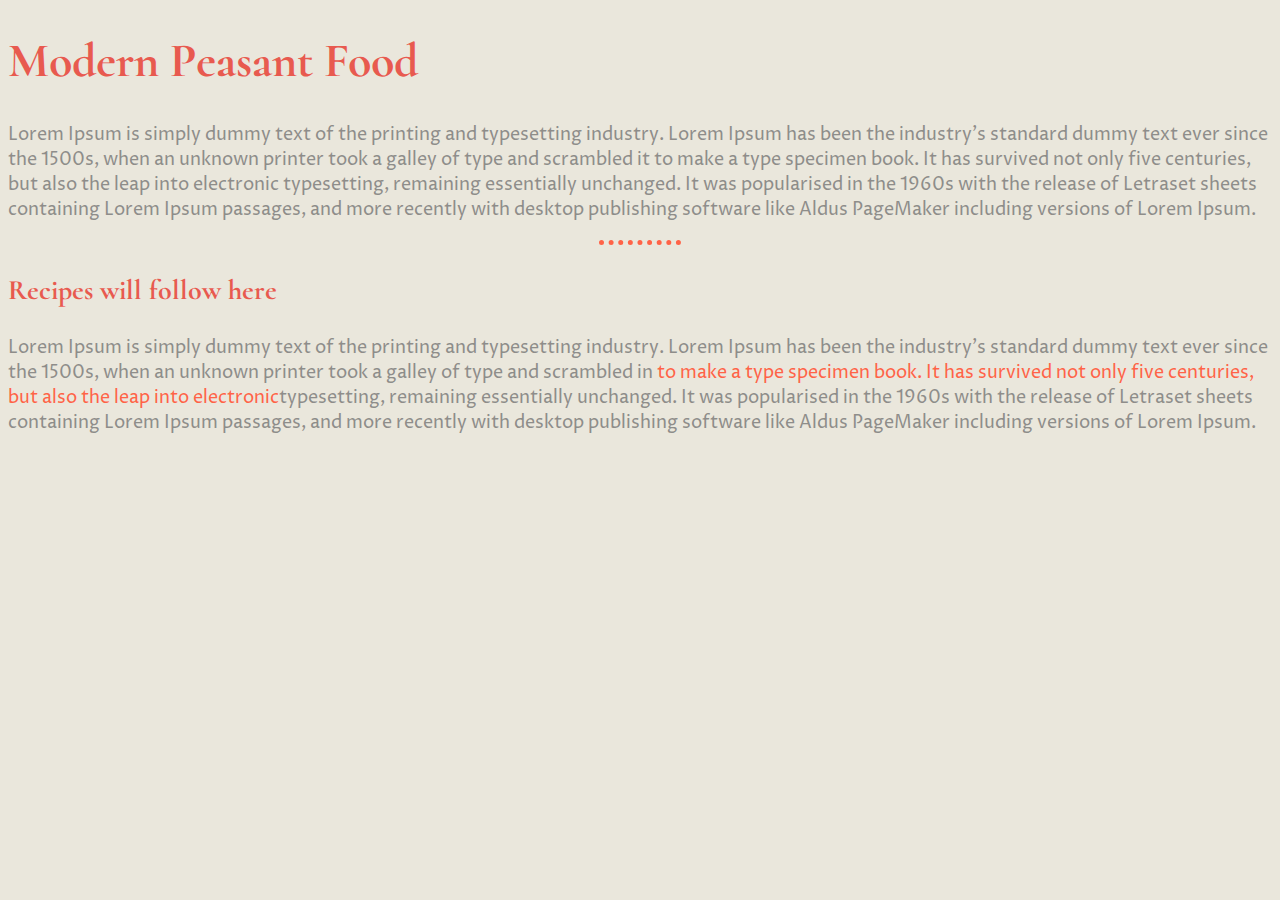
<file: index.html>
<!DOCTYPE html>
<html lang="en">
<head>
    <meta charset="UTF-8">
    <meta name="viewport" content="width=device-width, initial-scale=1.0">
    <title>Peasant Food</title>
    <link rel="stylesheet" type="text/css"  href="css/style.css">
    <link href="https://fonts.googleapis.com/css?family=Cormorant:700|Proza+Libre&display=swap" rel="stylesheet">
    
</head>
<body>
    <h1>Modern Peasant Food</h1>
   <p> Lorem Ipsum is simply dummy text of the printing and typesetting industry. Lorem Ipsum has been the industry's standard dummy text ever since the 1500s, when an unknown printer took a galley of type and scrambled it to make a type specimen book. It has survived not only five centuries, but also the leap into electronic typesetting, remaining essentially unchanged. It was popularised in the 1960s with the release of Letraset sheets containing Lorem Ipsum passages, and more recently with desktop publishing software like Aldus PageMaker including versions of Lorem Ipsum.
   </p>
   <hr>
   <h3>
       Recipes will follow here
   </h3>
   <p>
    Lorem Ipsum is simply dummy text of the printing and typesetting industry. Lorem Ipsum has been the industry's standard dummy text ever since the 1500s, when an unknown printer took a galley of type and scrambled in<a class="link" href="index.html"> to make a type specimen book. It has survived not only five centuries, but also the leap into electronic</a>typesetting, remaining essentially unchanged. It was popularised in the 1960s with the release of Letraset sheets containing Lorem Ipsum passages, and more recently with desktop publishing software like Aldus PageMaker including versions of Lorem Ipsum.
   </p>
</body>
</html>
</file>
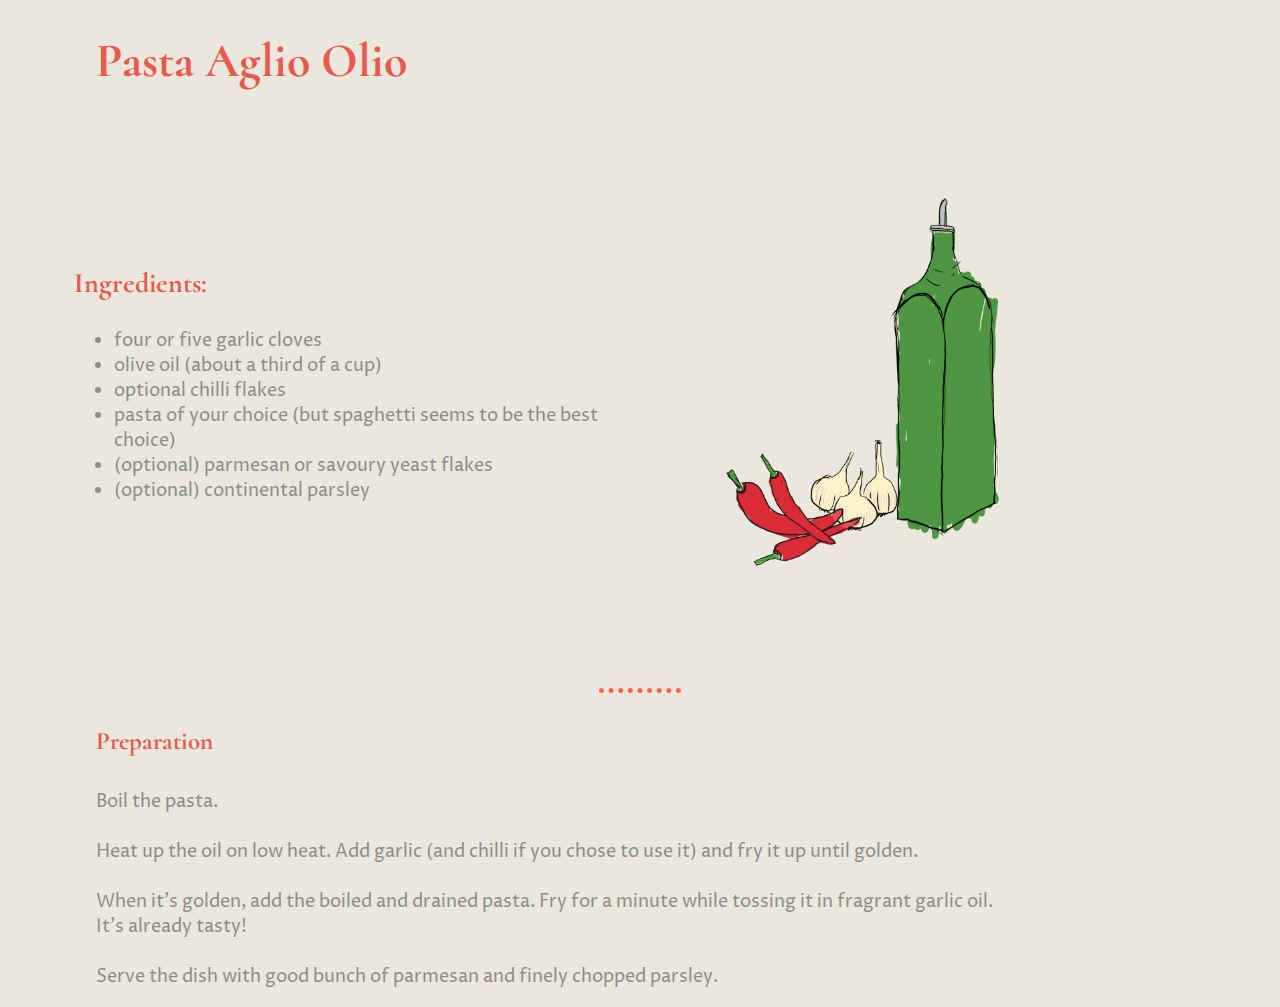
<file: recipes/aglioolio.html>
<!DOCTYPE html>
<html lang="en">

<head>
    <meta charset="UTF-8">
    <meta name="viewport" content="width=device-width, initial-scale=1.0">
    <title>Peasant Food</title>
    <link rel="stylesheet" type="text/css" href="../css/style.css">
    <link href="https://fonts.googleapis.com/css?family=Cormorant:700|Proza+Libre&display=swap" rel="stylesheet">

</head>

<body>

    <div class="title">
        <h1>Pasta Aglio Olio</h1>
    </div>
    <table>
        <tr>
            <td width="50%">
                <div class="ingredients">
                    <h3>Ingredients:</h3>
                    <ul>
                        <li>four or five garlic cloves</li>
                        <li>olive oil (about a third of a cup)</li>
                        <li>optional chilli flakes</li>
                        <li>pasta of your choice (but spaghetti seems to be the best choice)</li>
                        <li>(optional) parmesan or savoury yeast flakes</li>
                        <li>(optional) continental parsley</li>
                </div>
            </td>
            <td width="50%">
                <div><img width="80%" src="../img/aglio.gif" alt="Pasta Aglio Olio"></div>
            </td>
        </tr>
    </table>
    <br>
    <br>
    <hr>
    <div class="preparation">
        <h4>Preparation</h4>
        <p>
            Boil the pasta. <br><br>Heat up the oil on low heat. Add garlic (and chilli if you chose to use it) and fry
            it up until golden.
            <br><br>When it's golden, add the boiled and drained pasta. Fry for a minute while tossing it in fragrant
            garlic oil. It's already tasty!
            <br><br> Serve the dish with good bunch of parmesan and finely chopped parsley.
        </p>
    </div>

</body>

</html>
</file>
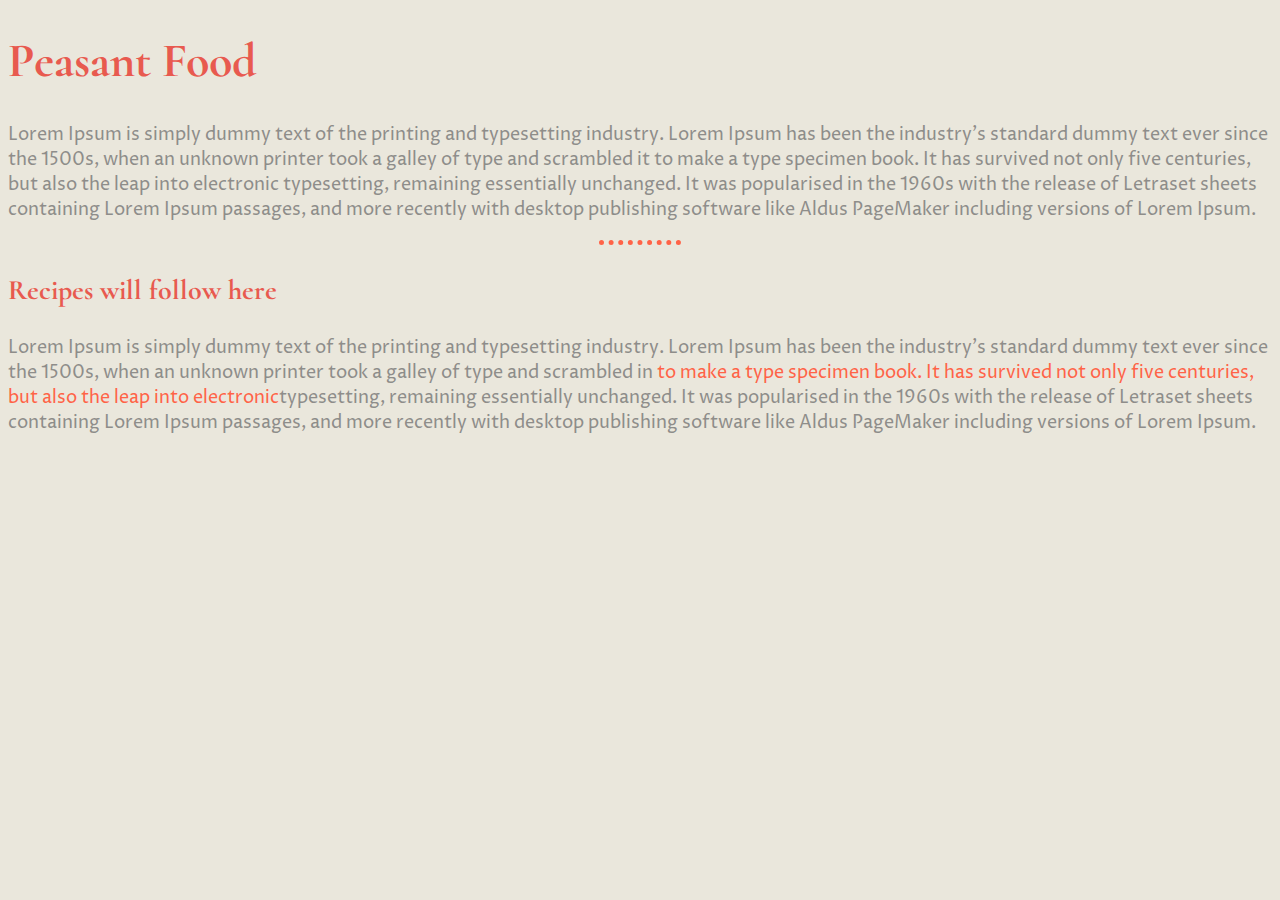
<file: recipes/alfredo.html>
<!DOCTYPE html>
<html lang="en">
<head>
    <meta charset="UTF-8">
    <meta name="viewport" content="width=device-width, initial-scale=1.0">
    <title>Peasant Food</title>
    <link rel="stylesheet" type="text/css"  href="../css/style.css">
    <link href="https://fonts.googleapis.com/css?family=Cormorant:700|Proza+Libre&display=swap" rel="stylesheet">
    
</head>
<body>
    <h1>Peasant Food</h1>
   <p> Lorem Ipsum is simply dummy text of the printing and typesetting industry. Lorem Ipsum has been the industry's standard dummy text ever since the 1500s, when an unknown printer took a galley of type and scrambled it to make a type specimen book. It has survived not only five centuries, but also the leap into electronic typesetting, remaining essentially unchanged. It was popularised in the 1960s with the release of Letraset sheets containing Lorem Ipsum passages, and more recently with desktop publishing software like Aldus PageMaker including versions of Lorem Ipsum.
   </p>
   <hr>
   <h3>
       Recipes will follow here
   </h3>
   <p>
    Lorem Ipsum is simply dummy text of the printing and typesetting industry. Lorem Ipsum has been the industry's standard dummy text ever since the 1500s, when an unknown printer took a galley of type and scrambled in<a class="link" href="index.html"> to make a type specimen book. It has survived not only five centuries, but also the leap into electronic</a>typesetting, remaining essentially unchanged. It was popularised in the 1960s with the release of Letraset sheets containing Lorem Ipsum passages, and more recently with desktop publishing software like Aldus PageMaker including versions of Lorem Ipsum.
   </p>
</body>
</html>
</file>
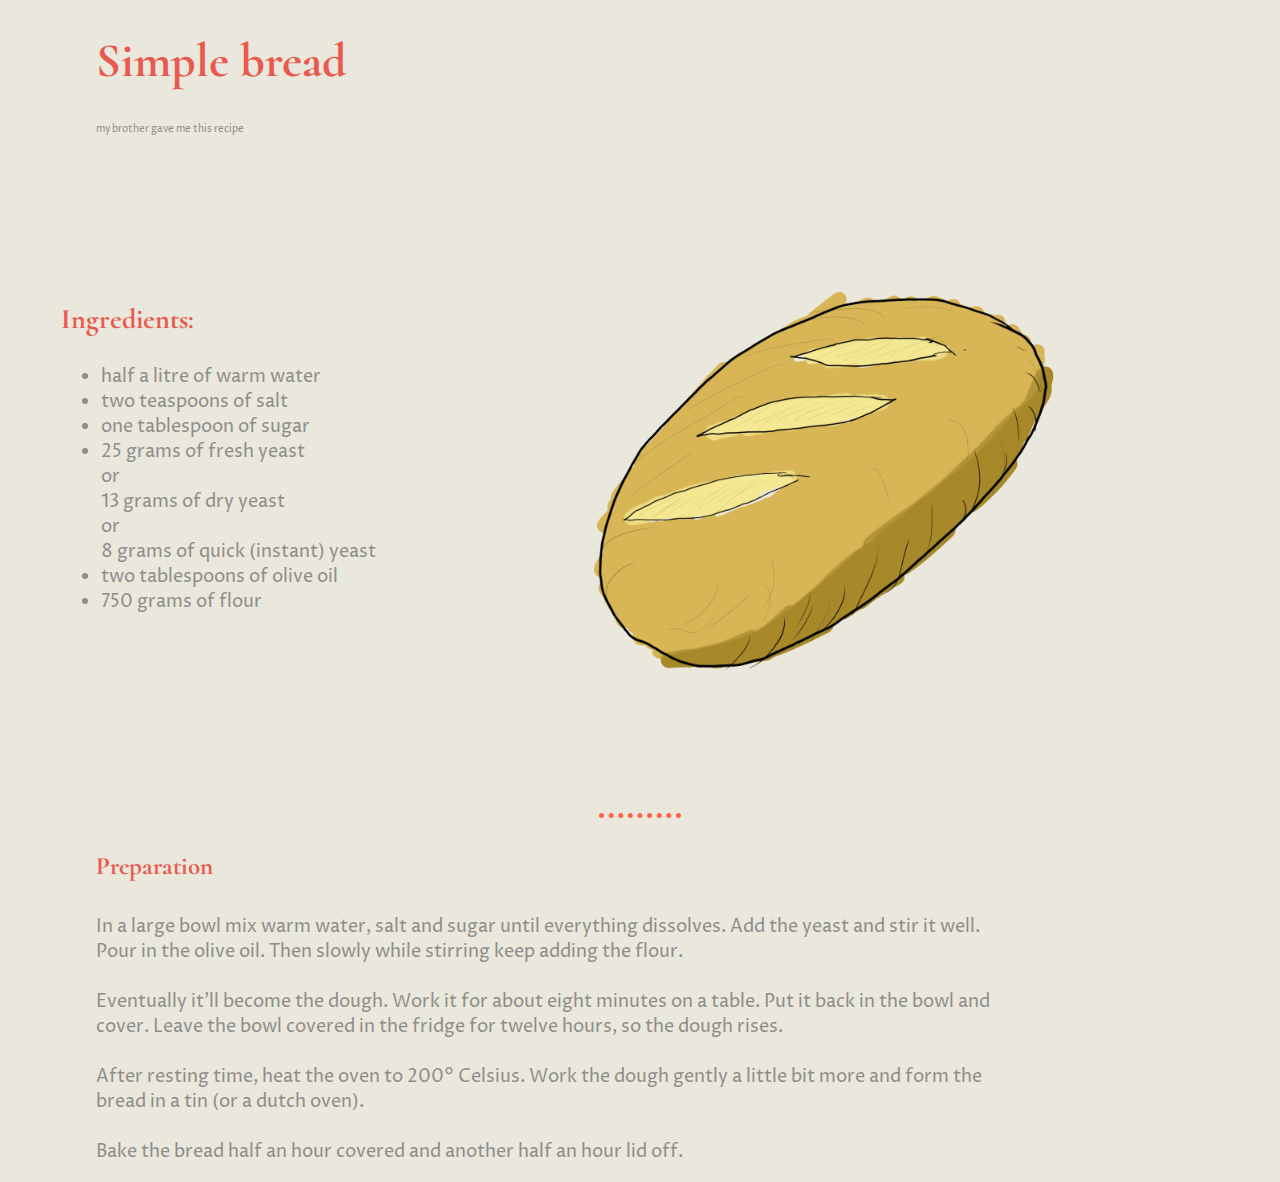
<file: recipes/bread.html>
<!DOCTYPE html>
<html lang="en">

<head>
    <meta charset="UTF-8">
    <meta name="viewport" content="width=device-width, initial-scale=1.0">
    <title>Peasant Food</title>
    <link rel="stylesheet" type="text/css" href="../css/style.css">
    <link href="https://fonts.googleapis.com/css?family=Cormorant:700|Proza+Libre&display=swap" rel="stylesheet">

</head>

<body>

    <div class="title">
        <h1>Simple bread</h1>
        <p style="font-size: 10px;">my brother gave me this recipe</p>
    </div>
    <table>
        <tr>
            <td width="40%">
                <div class="ingredients">
                    <h3>Ingredients:</h3>
                    <ul>
                        <li>half a litre of warm water</li>
                        <li>two teaspoons of salt</li>
                        <li>one tablespoon of sugar</li>
                        <li>25 grams of fresh yeast <br>or <br>
                            13 grams of dry yeast <br>
                            or <br>
                            8 grams of quick (instant) yeast </li>
                        <li>two tablespoons of olive oil</li>
                        <li>750 grams of flour</li>
                    </ul>
                </div>
            </td>
            <td width="60%">
                <div><img width="80%" src="../img/bread.gif" alt="Bread"></div>
            </td>
        </tr>
    </table>
    <br>
    <br>
    <hr>
    <div class="preparation">
        <h4>Preparation</h4>
        <p>
            In a large bowl mix warm water, salt and sugar until everything dissolves. Add the yeast and stir it well.
            Pour in the olive oil. Then slowly while stirring keep adding the flour. <br><br> Eventually it'll become
            the dough. Work it for about eight minutes on a table. Put it back in the bowl and cover. Leave the bowl
            covered in the fridge for twelve hours, so the dough rises.
            <br><br>
            After resting time, heat the oven to 200° Celsius. Work the dough gently a little bit more and form the
            bread in a tin (or a dutch oven).
            <br><br>
            Bake the bread half an hour covered and another half an hour lid off.
        </p>
    </div>

</body>

</html>
</file>
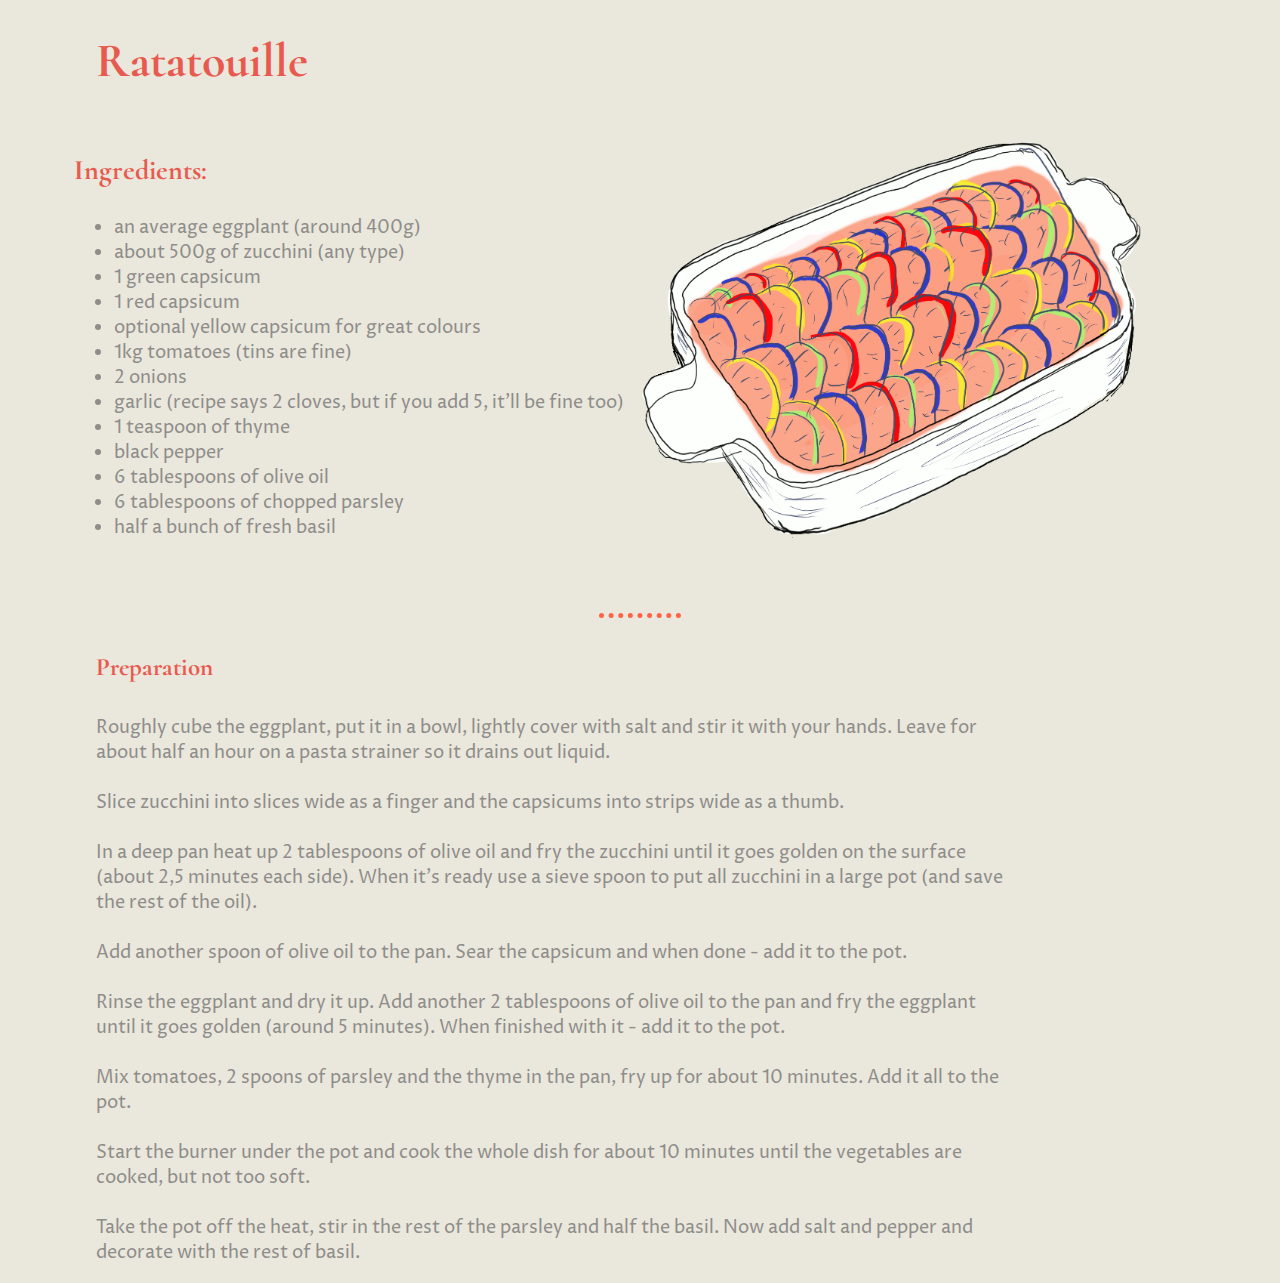
<file: recipes/ratatouille.html>
<!DOCTYPE html>
<html lang="en">

<head>
    <meta charset="UTF-8">
    <meta name="viewport" content="width=device-width, initial-scale=1.0">
    <title>Peasant Food</title>
    <link rel="stylesheet" type="text/css" href="../css/style.css">
    <link href="https://fonts.googleapis.com/css?family=Cormorant:700|Proza+Libre&display=swap" rel="stylesheet">

</head>

<body>

    <div class="title">
        <h1>Ratatouille</h1>
    </div>
    <table>
        <tr>
            <td width="50%">
    <div class="ingredients">
        <h3>Ingredients:</h3>
        <ul>
            <li> an average eggplant (around 400g)</li>
            <li> about 500g of zucchini (any type)</li>
            <li>1 green capsicum</li>
            <li>1 red capsicum</li>
            <li>optional yellow capsicum for great colours</li>
            <li>1kg tomatoes (tins are fine)</li>
            <li>2 onions</li>
            <li>garlic (recipe says 2 cloves, but if you add 5, it'll be fine too)</li>
            <li>1 teaspoon of thyme</li>
            <li>black pepper</li>
            <li>6 tablespoons of olive oil</li>
            <li>6 tablespoons of chopped parsley</li>
            <li>half a bunch of fresh basil</li>
    </div></td>
    <td width="50%">
    <div ><img width="80%" src="../img/ratatouille.gif" alt="Ratatouille"></div>
    </td>
    </tr>
    </table>
    <br>
    <br>
    <hr>
    <div class="preparation">
        <h4>Preparation</h4>
        <p>
            Roughly cube the eggplant, put it in a bowl, lightly cover with salt and stir it with your hands. Leave for
            about half an hour on a pasta strainer so it drains out liquid. <br><br>
            Slice zucchini into slices wide as a finger and the capsicums into strips wide as a thumb.<br><br>
            In a deep pan heat up 2 tablespoons of olive oil and fry the zucchini until it goes golden on the surface
            (about 2,5 minutes each side). When it's ready use a sieve spoon to put all zucchini in a large pot (and
            save the rest of the oil). <br><br>
            Add another spoon of olive oil to the pan. Sear the capsicum and when done - add it to the pot. <br><br>
            Rinse the eggplant and dry it up. Add another 2 tablespoons of olive oil to the pan and fry the eggplant
            until it goes golden (around 5 minutes). When finished with it - add it to the pot. <br><br>
            Mix tomatoes, 2 spoons of parsley and the thyme in the pan, fry up for about 10 minutes. Add it all to the
            pot. <br><br>
            Start the burner under the pot and cook the whole dish for about 10 minutes until the vegetables are cooked,
            but not too soft. <br><br>
            Take the pot off the heat, stir in the rest of the parsley and half the basil. Now add salt and pepper and
            decorate with the rest of basil.

        </p>
    </div>

</body>

</html>
</file>
<file: css/style.css>
/**************TAG SELECTORS*********/

body {
    background-color: #eae7dc;
    color: #8e8d8a;
    font-family: 'Proza Libre', sans-serif;
    margin: none none none none;
}

h1 {
    color: #e85a4f;
    font-family: 'Cormorant', serif;
    font-size: 48px;
    margin: none none none none;
}

h3 {
    color: #e85a4f;
    font-family: 'Cormorant', serif;
    font-size: 28px;
}

h4 {
    color: #e85a4f;
    font-family: 'Cormorant', serif;
    font-size: 25px;
}

hr {
    border: 5px;
    border-style: dotted none none none;
    width: 6.5%;
    border-color: tomato;
}

p { 
    color: #8e8d8a;
    font-family: 'Proza Libre', sans-serif;
    font-size: 18px;
}

ul {
    color: #8e8d8a;
    font-family: 'Proza Libre', sans-serif;
    font-size: 18px;
}

a {
    color: tomato;
}

a:link {
    color: tomato;
    font-family: 'Proza Libre', sans-serif;
    text-decoration: none;
}

a:visited {
    color: tomato;
    font-family: 'Proza Libre', sans-serif;
    text-decoration: none;
}

a:hover {
    color: rgb(255, 175, 71);
    font-family: 'Proza Libre', sans-serif;
    text-decoration: none;
}

/*****************class selectors**********/
.title {
    margin-left: 7%;
}

.ingredients {
    margin-left: 10%;
}

.preparation {
    margin-left: 7%;
    margin-right: 20%;
}

/**************ids***************/
</file>
